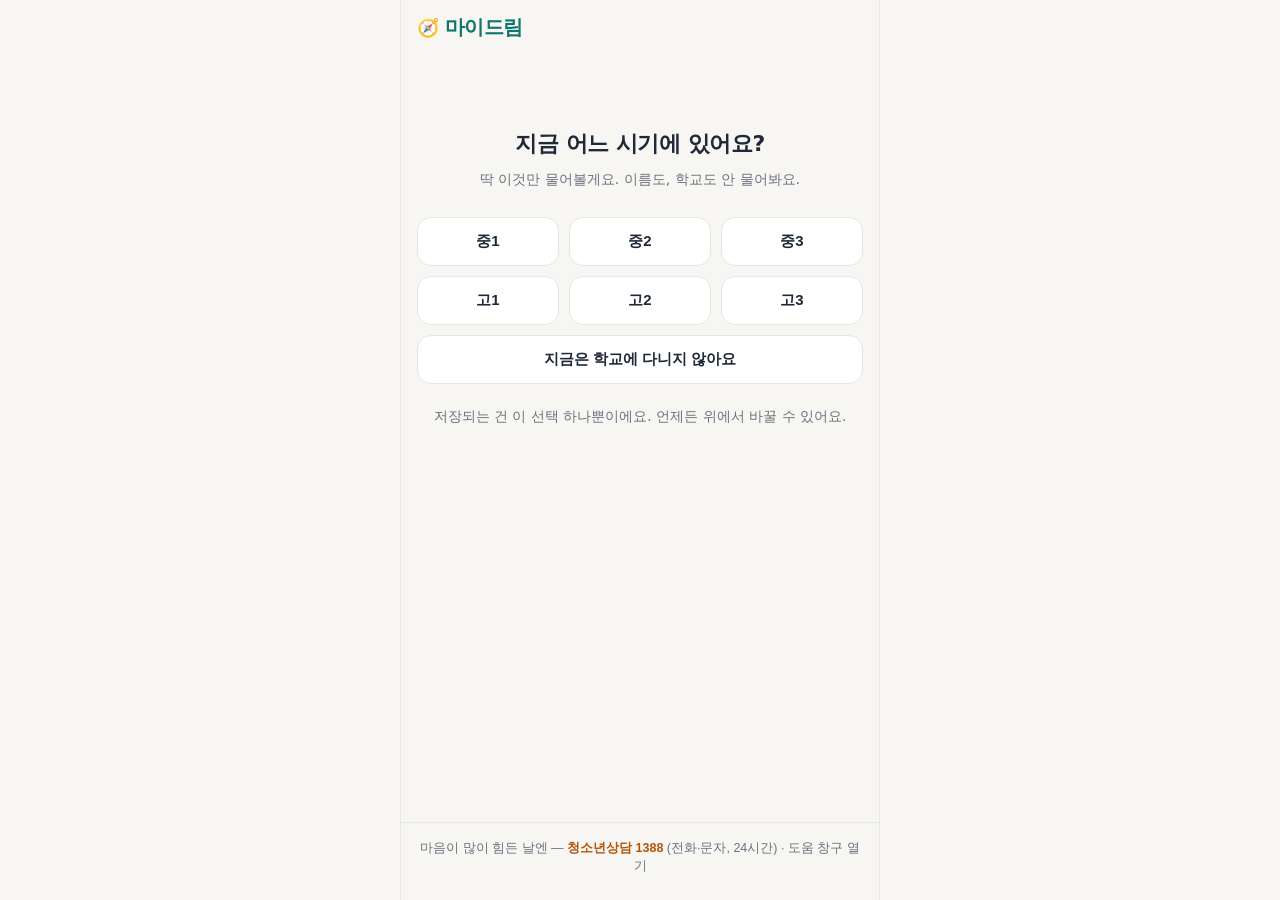
<file: index.html>
﻿<!DOCTYPE html>
<html lang="ko">
<head>
  <meta charset="UTF-8" />
  <meta name="viewport" content="width=device-width, initial-scale=1.0" />
  <title>마이드림 — 지도와 나침반</title>
  <link rel="stylesheet" href="css/style.css?v=31" />
</head>
<body>
  <div id="app" class="app">
    <header class="topbar">
      <button id="brandBtn" class="brand" type="button" aria-label="홈으로">
        <span class="brand-mark">🧭</span> 마이드림
      </button>
      <button id="gradeBtn" class="grade-pill" type="button" aria-label="시기 바꾸기"></button>
    </header>
    <main id="screen" class="screen" aria-live="polite"></main>
    <footer class="care-footer">
      <button id="helpFooterBtn" class="care-footer-btn" type="button">
        마음이 많이 힘든 날엔 — <strong>청소년상담 1388</strong> (전화·문자, 24시간) · 도움 창구 열기
      </button>
    </footer>
  </div>
  <script src="data/content.data.js?v=31"></script>
  <script src="data/modules.data.js?v=31"></script>
  <script src="data/care.data.js?v=31"></script>
  <script src="data/lens.data.js?v=31"></script>
  <script src="data/jobs.data.js?v=31"></script>
  <script src="data/explore.data.js?v=31"></script>
  <script src="data/quest.data.js?v=31"></script>
  <script src="data/shield.data.js?v=31"></script>
  <script src="data/parents.data.js?v=31"></script>
  <script src="data/dday.data.js?v=31"></script>
  <script src="data/jobdex.data.js?v=31"></script>
  <script src="data/paths.data.js?v=31"></script>
  <script src="data/guides.data.js?v=31"></script>
  <script src="data/hischool.data.js?v=31"></script>
  <script src="data/majors.data.js?v=31"></script>
  <script src="data/artprep.data.js?v=31"></script>
  <script src="data/altschools.data.js?v=31"></script>
  <script src="data/clergy.data.js?v=31"></script>
  <script src="data/jobdict.data.js?v=31"></script>
  <script src="data/careernet.data.js?v=31"></script>
  <script src="js/content.js?v=31"></script>
  <script src="js/compass.js?v=31"></script>
  <script src="js/reverse.js?v=31"></script>
  <script src="js/care.js?v=31"></script>
  <script src="js/lens.js?v=31"></script>
  <script src="js/quests.js?v=31"></script>
  <script src="js/shield.js?v=31"></script>
  <script src="js/signal.js?v=31"></script>
  <script src="js/portfolio.js?v=31"></script>
  <script src="js/api.js?v=31"></script>
  <script src="js/daily.js?v=31"></script>
  <script src="js/altschools.js?v=31"></script>
  <script src="js/clergy.js?v=31"></script>
  <script src="js/app.js?v=31"></script>
</body>
</html>
</file>
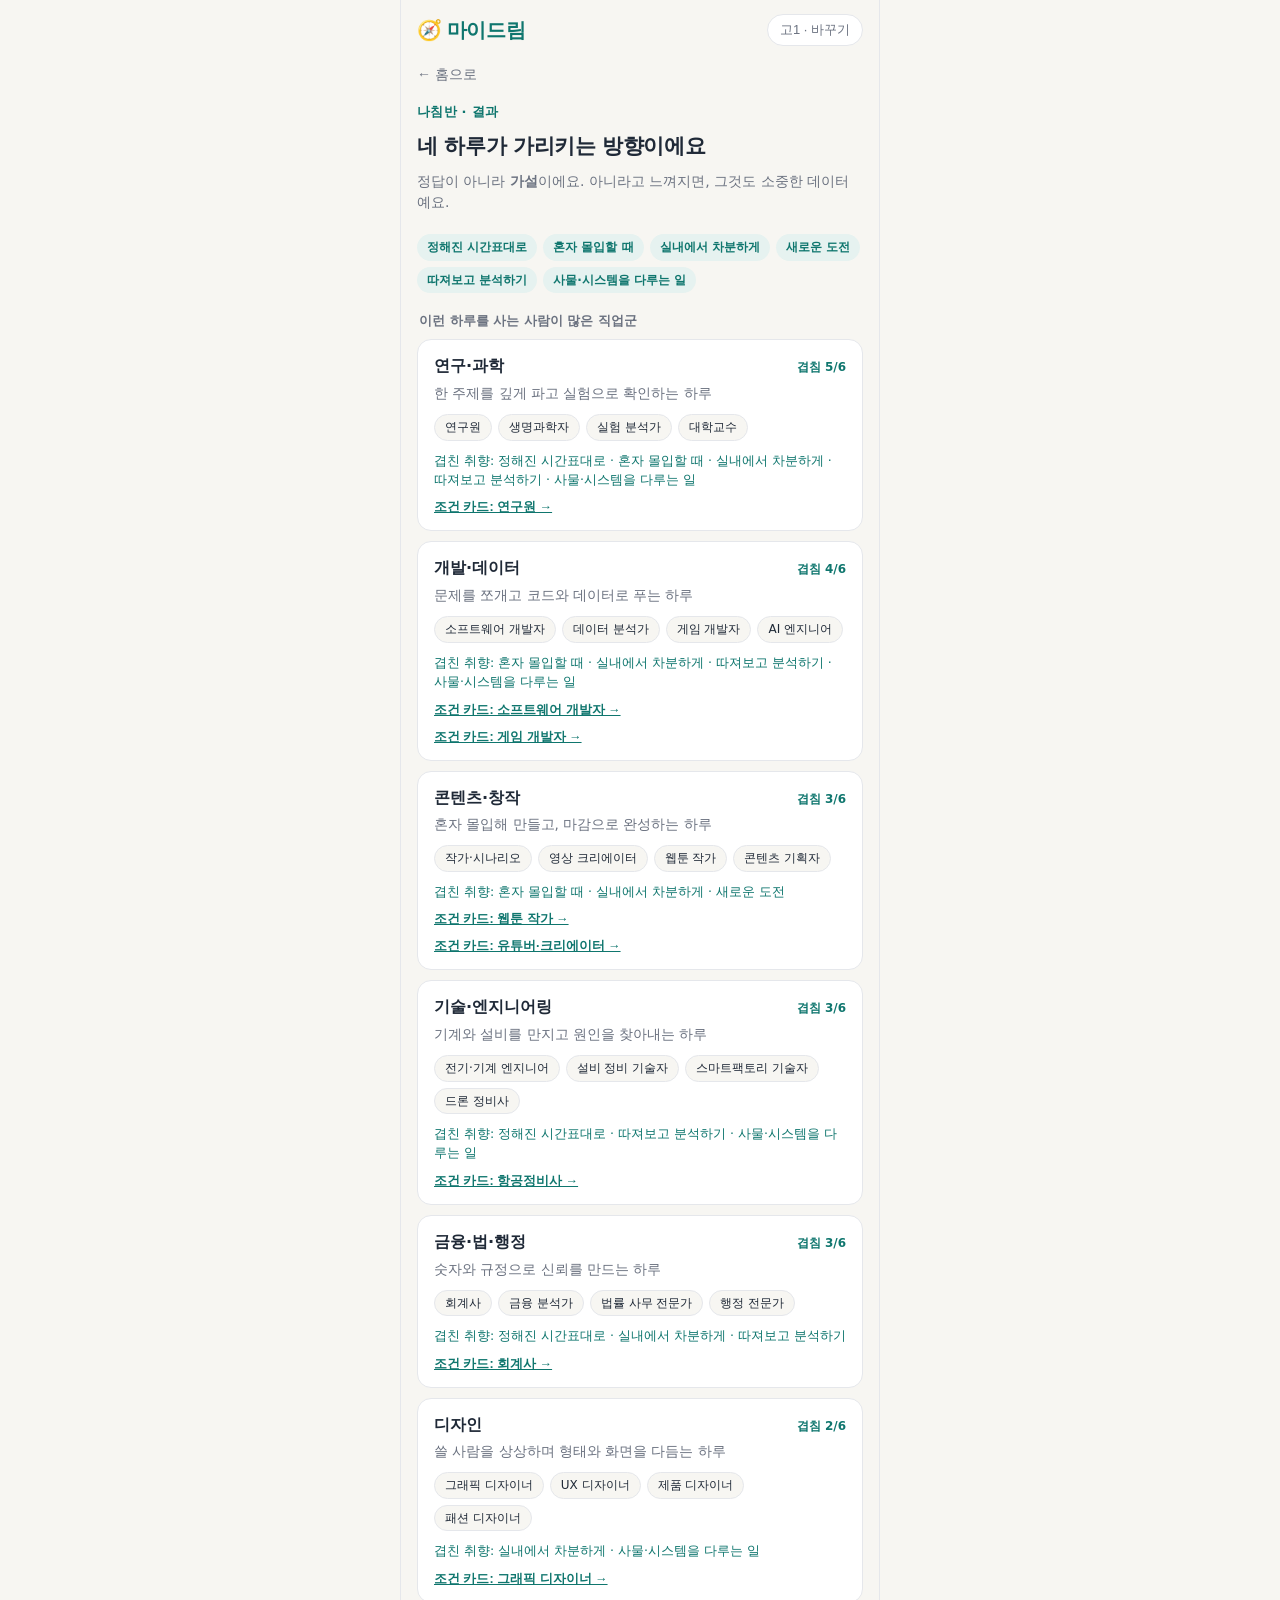
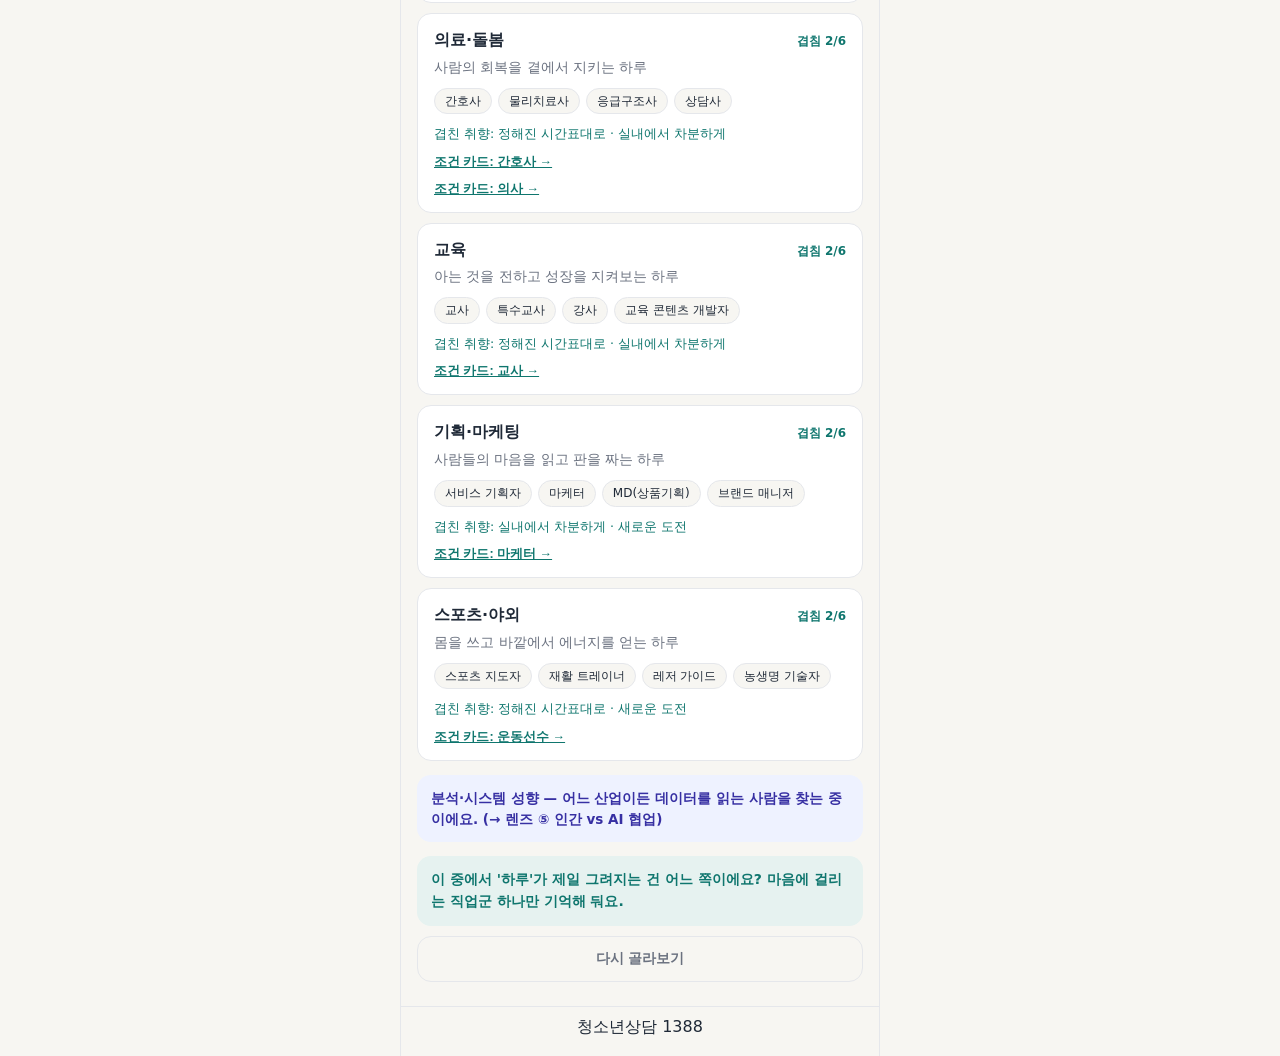
<file: tools/e2e.html>
<!DOCTYPE html>
<!-- 개발용 E2E 주행: 헤드리스 브라우저로 클릭 흐름 검증.
     ?flow=compass → 나침반 6축 완주 후 결과 화면 / ?flow=reverse → 물리학·정보 선택 후 계열 결과 -->
<html lang="ko">
<head>
  <meta charset="UTF-8" />
  <meta name="viewport" content="width=device-width, initial-scale=1.0" />
  <title>e2e</title>
  <link rel="stylesheet" href="../css/style.css" />
  <script>
    const FLOW = new URLSearchParams(location.search).get("flow") || "compass";
    localStorage.clear();
    localStorage.setItem("mapsi.grade", "고1");
    if (FLOW === "portfolio") {
      localStorage.setItem("mapsi.quests", JSON.stringify({ b1: { date: "2026-07-20", note: "배달비 절반이 어디로 가는지 알게 됨" }, c1: { date: "2026-07-21", note: "" } }));
      localStorage.setItem("mapsi.journal", JSON.stringify([{ date: "2026-07-22", text: "영상 편집할 때 두 시간이 금방 갔다" }]));
      localStorage.setItem("mapsi.lens.answers", JSON.stringify({ attention: "내 관심은 게임에 제일 많이 쓰인다" }));
    }
    if (FLOW === "signal") {
      // 누적 신호 사전 주입: 나침반(콘텐츠·창작 성향) + 역방향(국어·미술) + 저널 2건
      localStorage.setItem("mapsi.compass", JSON.stringify({ picks: { rhythm: "R", social: "L", space: "L", risk: "R", mode: "L", object: null }, date: "2026-07-20" }));
      localStorage.setItem("mapsi.reverse", JSON.stringify({ subjects: ["kor", "artv"], date: "2026-07-21" }));
      localStorage.setItem("mapsi.journal", JSON.stringify([
        { date: "2026-07-22", text: "웹툰 콘티 따라 그릴 때 두 시간이 금방 갔다" },
        { date: "2026-07-23", text: "친구 영상 편집 도와줄 때 재밌었다" },
      ]));
    }
    location.hash = { reverse: "#reverse", compass: "#compass", crisis: "#home", search: "#home", journal: "#journal", quest: "#quests", signal: "#signal", shield: "#shield", portfolio: "#portfolio", parents: "#parents", guide: "#q/E7", altmiss: "#altschools", jobsearch: "#home" }[FLOW] || "#home";
  </script>
</head>
<body>
  <div id="app" class="app">
    <header class="topbar">
      <button id="brandBtn" class="brand" type="button">🧭 마이드림</button>
      <button id="gradeBtn" class="grade-pill" type="button"></button>
    </header>
    <main id="screen" class="screen"></main>
    <footer class="care-footer">청소년상담 1388</footer>
  </div>
  <script src="../data/content.data.js"></script>
  <script src="../data/modules.data.js"></script>
  <script src="../data/care.data.js"></script>
  <script src="../data/lens.data.js"></script>
  <script src="../data/jobs.data.js"></script>
  <script src="../data/explore.data.js"></script>
  <script src="../data/quest.data.js"></script>
  <script src="../data/shield.data.js"></script>
  <script src="../data/parents.data.js"></script>
  <script src="../data/dday.data.js"></script>
  <script src="../data/jobdex.data.js"></script>
  <script src="../data/paths.data.js"></script>
  <script src="../data/guides.data.js"></script>
  <script src="../data/hischool.data.js"></script>
  <script src="../data/majors.data.js"></script>
  <script src="../data/artprep.data.js"></script>
  <script src="../data/altschools.data.js"></script>
  <script src="../data/clergy.data.js"></script>
  <script src="../data/jobdict.data.js"></script>
  <script src="../data/careernet.data.js"></script>
  <script src="../js/content.js"></script>
  <script src="../js/compass.js"></script>
  <script src="../js/reverse.js"></script>
  <script src="../js/care.js"></script>
  <script src="../js/lens.js"></script>
  <script src="../js/quests.js"></script>
  <script src="../js/shield.js"></script>
  <script src="../js/signal.js"></script>
  <script src="../js/portfolio.js"></script>
  <script src="../js/api.js"></script>
  <script src="../js/daily.js"></script>
  <script src="../js/altschools.js"></script>
  <script src="../js/clergy.js"></script>
  <script src="../js/app.js"></script>
  <script>
    const click = (sel) => { const el = document.querySelector(sel); if (el) el.click(); return !!el; };
    setTimeout(() => {
      if (FLOW === "compass") {
        click("#startBtn");
        // 6축: 개발·데이터 성향으로 좌/우 교차 선택 (혼자·실내·분석·사물)
        const sides = ["L", "L", "L", "R", "R", "R"];
        let i = 0;
        const timer = setInterval(() => {
          const btns = document.querySelectorAll(".opt-btn");
          if (btns.length === 2 && i < 6) { btns[sides[i] === "L" ? 0 : 1].click(); i++; }
          else clearInterval(timer);
        }, 60);
      } else if (FLOW === "reverse") {
        click('[data-sub="phys"]');
        click('[data-sub="info"]');
        setTimeout(() => click("#mapBtn"), 80);
      } else if (FLOW === "crisis" || FLOW === "search" || FLOW === "jobsearch") {
        // 학년 주입이 고1이므로 search는 고1에 해당하는 질문어, jobsearch는 직업명으로 2층 구조를 검사
        const input = document.querySelector("#searchInput");
        input.value = FLOW === "crisis" ? "사라지고 싶어요" : FLOW === "jobsearch" ? "간호사" : "선택과목 어떻게 골라요";
        document.querySelector("#searchForm").dispatchEvent(new Event("submit", { cancelable: true }));
      } else if (FLOW === "journal") {
        click('[data-mood="heavy"]');
        setTimeout(() => {
          document.querySelector("#journalInput").value = "노래 만드는 영상 볼 때 시간 순삭";
          document.querySelector("#journalForm").dispatchEvent(new Event("submit", { cancelable: true }));
        }, 120);
      } else if (FLOW === "quest") {
        click('[data-doing="b1"]');
        setTimeout(() => {
          document.querySelector("#qnote-b1").value = "배달비의 반이 플랫폼 몫인 줄 몰랐다";
          document.querySelector("#qform-b1").dispatchEvent(new Event("submit", { cancelable: true }));
        }, 120);
      } else if (FLOW === "portfolio") {
        // 기록 3개 선택 → 초안 생성
        const picks = document.querySelectorAll("[data-pick]");
        if (picks[0]) picks[0].click();
        setTimeout(() => { const p = document.querySelectorAll("[data-pick]"); if (p[1]) p[1].click(); }, 100);
        setTimeout(() => { const p = document.querySelectorAll("[data-pick]"); if (p[2]) p[2].click(); }, 200);
      } else if (FLOW === "parents") {
        click('[data-worry="stability"]');
      } else if (FLOW === "guide") {
        click("#l3Btn"); // 답변(E7)의 L3 버튼 → 가이드 카드로 전환되는지
      } else if (FLOW === "altmiss") {
        // 목록에 없는 기관명 검색 → '확인되지 않은 시설' 안내 화면
        document.querySelector("#altSearchInput").value = "무명배움터";
        document.querySelector("#altSearchForm").dispatchEvent(new Event("submit", { cancelable: true }));
      }
    }, 150);
  </script>
</body>
</html>
</file>
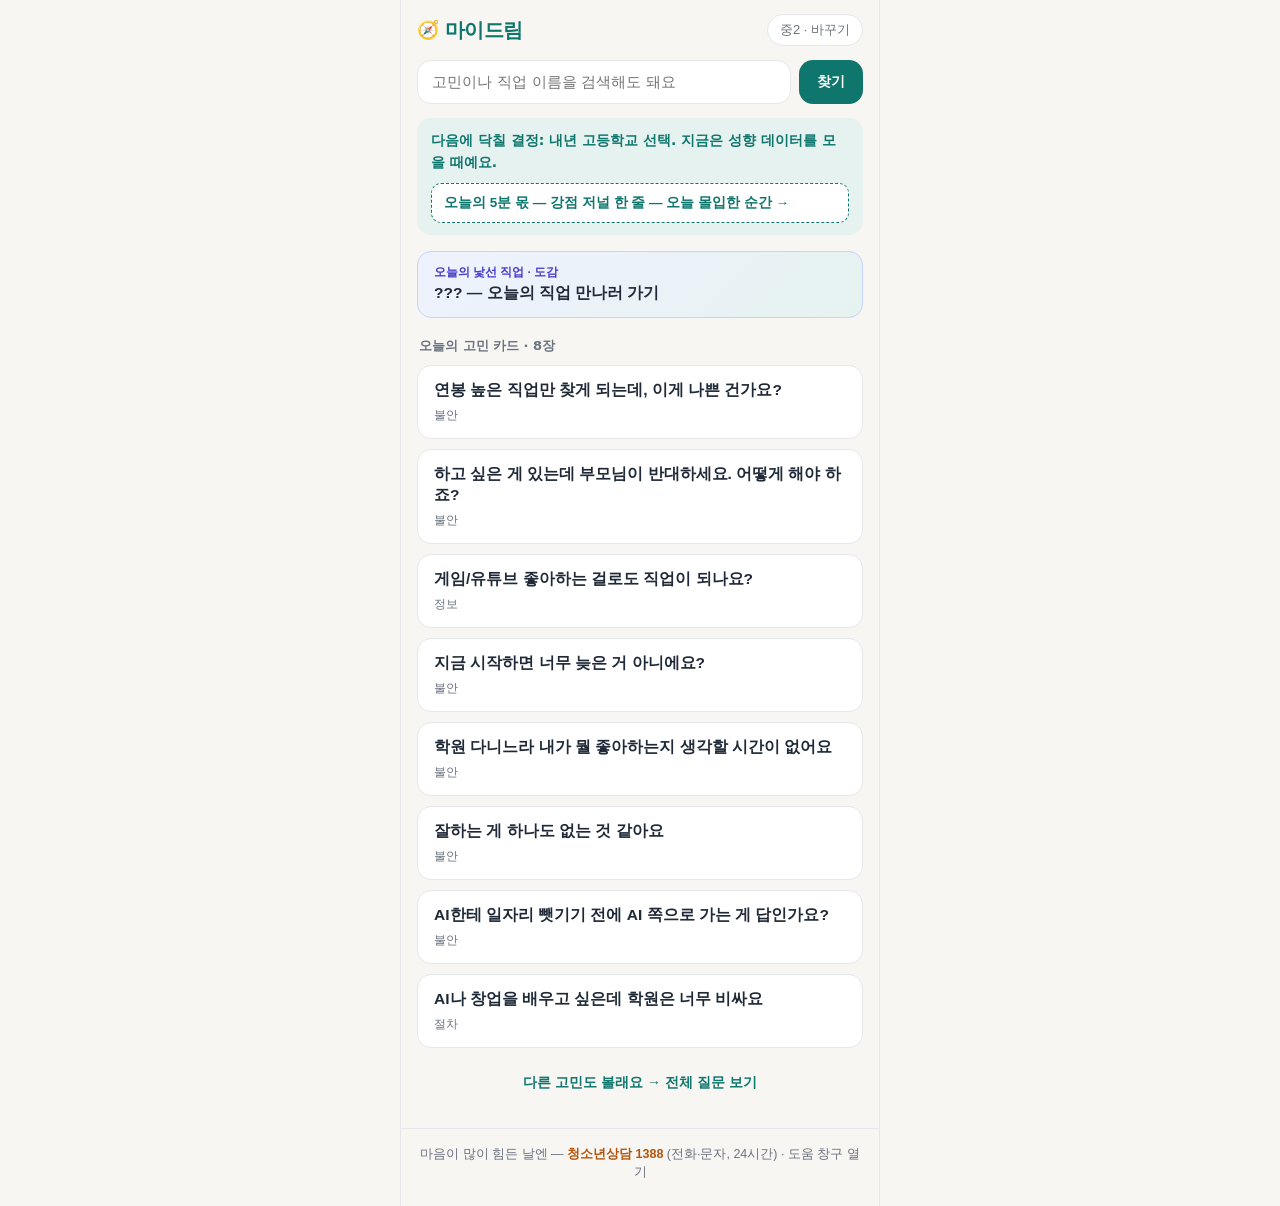
<file: tools/preview.html>
<!DOCTYPE html>
<!-- 개발용: 학년을 지정해 화면을 바로 열기. 예) tools/preview.html?grade=중2&to=home -->
<html lang="ko"><head><meta charset="UTF-8"><title>preview</title></head>
<body><script>
  const p = new URLSearchParams(location.search);
  localStorage.setItem("mapsi.grade", p.get("grade") || "중2");
  // 상대 경로: 로컬(루트)과 GitHub Pages(하위 경로) 모두에서 동작
  location.replace("../index.html#" + (p.get("to") || "home"));
</script></body></html>
</file>
<file: css/style.css>
/* 맵시 — 모바일 우선. 원칙: 랭킹·무한피드 없음, 짧은 세션, 차분한 톤 */
:root {
  --ink: #1f2937;
  --ink-soft: #6b7280;
  --bg: #f7f6f2;
  --card: #ffffff;
  --brand: #0f766e;
  --brand-soft: #e6f2f0;
  --accent: #b45309;
  --line: #e5e7eb;
  --chip1: #1d4ed8; /* ① 국가통계 */
  --chip2: #0f766e; /* ② 공공기관 */
  --chip3: #7c3aed; /* ③ 연구·이론 */
  --chip4: #b45309; /* ④ 현장·개인 */
  --radius: 14px;
}
* { box-sizing: border-box; margin: 0; padding: 0; }
[hidden] { display: none !important; }
html { -webkit-text-size-adjust: 100%; }
body {
  font-family: "Pretendard", "Apple SD Gothic Neo", "Malgun Gothic", system-ui, sans-serif;
  background: var(--bg);
  color: var(--ink);
  line-height: 1.55;
}
.app { max-width: 480px; margin: 0 auto; min-height: 100dvh; display: flex; flex-direction: column; }

.topbar {
  display: flex; align-items: center; justify-content: space-between;
  padding: 14px 16px 10px;
}
.brand {
  border: 0; background: none; font-size: 20px; font-weight: 800; color: var(--brand);
  display: flex; align-items: center; gap: 6px; cursor: pointer; letter-spacing: -0.02em;
}
.brand-mark { font-size: 18px; }
.grade-pill {
  border: 1px solid var(--line); background: var(--card); color: var(--ink-soft);
  border-radius: 999px; padding: 6px 12px; font-size: 13px; cursor: pointer;
}
.grade-pill:empty { display: none; }

.screen { flex: 1; padding: 4px 16px 24px; }

/* 시기 내비게이션 한 줄 */
.period-nav {
  background: var(--brand-soft); color: var(--brand);
  border-radius: var(--radius); padding: 12px 14px; font-size: 14px; font-weight: 600;
  margin-bottom: 16px;
}

.section-label { font-size: 13px; color: var(--ink-soft); margin: 18px 2px 8px; font-weight: 600; }

/* 질문 카드 */
.qcard {
  display: block; width: 100%; text-align: left; cursor: pointer;
  background: var(--card); border: 1px solid var(--line); border-radius: var(--radius);
  padding: 14px 16px; margin-bottom: 10px; font-size: 15.5px; font-weight: 600; color: var(--ink);
  transition: transform 0.06s ease;
}
.qcard:active { transform: scale(0.985); }
.qcard .qmeta { display: block; margin-top: 6px; font-size: 12px; font-weight: 500; color: var(--ink-soft); }

.browse-link {
  display: block; text-align: center; margin-top: 14px; padding: 12px;
  color: var(--brand); font-weight: 700; font-size: 14px; background: none; border: 0; cursor: pointer; width: 100%;
}

/* 온보딩 */
.onboard { padding-top: 8vh; text-align: center; }
.onboard h1 { font-size: 22px; letter-spacing: -0.02em; margin-bottom: 8px; }
.onboard p { color: var(--ink-soft); font-size: 14px; margin-bottom: 26px; }
.grade-grid { display: grid; grid-template-columns: repeat(3, 1fr); gap: 10px; }
.grade-grid .wide { grid-column: 1 / -1; }
.grade-choice {
  padding: 14px 8px; border-radius: var(--radius); border: 1px solid var(--line);
  background: var(--card); font-size: 15px; font-weight: 700; color: var(--ink); cursor: pointer;
}
.grade-choice:active { background: var(--brand-soft); }
.privacy-note { margin-top: 22px; font-size: 12px; color: var(--ink-soft); }

/* 답변 화면 */
.answer-back { background: none; border: 0; color: var(--ink-soft); font-size: 14px; cursor: pointer; padding: 6px 0 14px; }
.answer-q { font-size: 17px; font-weight: 700; color: var(--ink-soft); margin-bottom: 14px; }
.answer-l1 {
  background: var(--card); border: 1px solid var(--line); border-radius: var(--radius); padding: 18px 16px;
}
.answer-l1 .headline { font-size: 19px; font-weight: 800; letter-spacing: -0.02em; margin-bottom: 10px; }
.answer-l1 .body { font-size: 15px; }
.chips { margin-top: 12px; display: flex; flex-wrap: wrap; gap: 6px; }
.chip {
  font-size: 11.5px; font-weight: 700; border-radius: 999px; padding: 3px 10px; color: #fff;
}
.chip.g1 { background: var(--chip1); }
.chip.g2 { background: var(--chip2); }
.chip.g3 { background: var(--chip3); }
.chip.g4 { background: var(--chip4); }
.chip.g0 { background: var(--ink-soft); }

.answer-l2 {
  margin-top: 14px; background: #fffbeb; border: 1px solid #fde68a; border-radius: var(--radius); padding: 16px;
}
.answer-l2 .l2-title { font-size: 13px; font-weight: 800; color: var(--accent); margin-bottom: 8px; }
.answer-l2 .body { font-size: 15px; }

.answer-l3 { margin-top: 18px; }
.l3-btn {
  width: 100%; padding: 15px; border: 0; border-radius: var(--radius); cursor: pointer;
  background: var(--brand); color: #fff; font-size: 15.5px; font-weight: 700;
}
.l3-note {
  margin-top: 10px; padding: 12px 14px; border-radius: var(--radius);
  background: var(--brand-soft); color: var(--brand); font-size: 13.5px; display: none;
}
.l3-note.show { display: block; }

/* 전체 열람 */
.group-block { margin-bottom: 8px; }
.group-title {
  width: 100%; text-align: left; background: none; border: 0; cursor: pointer;
  font-size: 15px; font-weight: 800; padding: 12px 2px; color: var(--ink);
  display: flex; justify-content: space-between; align-items: center;
}
.group-title .count { font-size: 12px; color: var(--ink-soft); font-weight: 600; }
.group-body { display: none; }
.group-body.open { display: block; }

/* 도구 공통 (나침반·역방향) */
.tool-intro { padding-top: 6vh; text-align: center; }
.tool-kicker { font-size: 13px; font-weight: 800; color: var(--brand); margin: 4px 0 8px; letter-spacing: 0.02em; }
.tool-intro h1, .result-title { font-size: 21px; letter-spacing: -0.02em; margin-bottom: 8px; }
.tool-intro p, .result-sub { color: var(--ink-soft); font-size: 14px; margin-bottom: 20px; }
.ghost-btn {
  width: 100%; margin-top: 10px; padding: 13px; border-radius: var(--radius); cursor: pointer;
  background: none; border: 1px solid var(--line); color: var(--ink-soft); font-size: 14px; font-weight: 600;
}

/* 나침반 축 화면 */
.progress-dots { display: flex; gap: 6px; justify-content: center; padding: 10px 0 18px; }
.dot { width: 8px; height: 8px; border-radius: 50%; background: var(--line); }
.dot.done { background: var(--brand); opacity: 0.45; }
.dot.now { background: var(--brand); }
.axis-card { padding-top: 4vh; text-align: center; }
.axis-q { font-size: 19px; font-weight: 800; letter-spacing: -0.02em; margin-bottom: 24px; }
.opt-btn {
  display: block; width: 100%; padding: 20px 16px; margin-bottom: 4px; cursor: pointer;
  background: var(--card); border: 1px solid var(--line); border-radius: var(--radius);
  font-size: 16.5px; font-weight: 700; color: var(--ink);
}
.opt-btn:active { background: var(--brand-soft); border-color: var(--brand); }
.axis-vs { font-size: 12px; color: var(--ink-soft); margin: 6px 0; }
.skip-btn { background: none; border: 0; color: var(--ink-soft); font-size: 13px; margin-top: 18px; cursor: pointer; text-decoration: underline; }

/* 결과 카드 */
.pick-summary { display: flex; flex-wrap: wrap; gap: 6px; margin-bottom: 6px; }
.pick-tag { font-size: 12px; font-weight: 700; color: var(--brand); background: var(--brand-soft); border-radius: 999px; padding: 4px 10px; }
.cluster-card {
  background: var(--card); border: 1px solid var(--line); border-radius: var(--radius);
  padding: 14px 16px; margin-bottom: 10px;
}
.cluster-head { display: flex; justify-content: space-between; align-items: baseline; }
.cluster-name { font-size: 16px; font-weight: 800; }
.cluster-match { font-size: 12px; font-weight: 700; color: var(--brand); }
.cluster-day { font-size: 13.5px; color: var(--ink-soft); margin-top: 4px; }
.cluster-jobs { display: flex; flex-wrap: wrap; gap: 6px; margin-top: 10px; }
.job-tag { font-size: 12px; background: var(--bg); border: 1px solid var(--line); border-radius: 999px; padding: 3px 10px; color: var(--ink); }
.cluster-why { font-size: 12.5px; color: var(--brand); margin-top: 10px; }
.lens-line {
  margin-top: 14px; padding: 13px 14px; border-radius: var(--radius);
  background: #eef2ff; color: #3730a3; font-size: 13.5px; font-weight: 600;
}
.open-question {
  margin-top: 14px; padding: 13px 14px; border-radius: var(--radius);
  background: var(--brand-soft); color: var(--brand); font-size: 14px; font-weight: 600;
}

/* 역방향 과목 선택 */
.subject-grid { display: flex; flex-wrap: wrap; gap: 8px; margin: 6px 0 18px; }
.subject-chip {
  padding: 9px 14px; border-radius: 999px; border: 1px solid var(--line); background: var(--card);
  font-size: 14px; font-weight: 600; color: var(--ink); cursor: pointer;
}
.subject-chip.on { background: var(--brand); border-color: var(--brand); color: #fff; }
.stem-note { margin-top: 10px; font-size: 12.5px; color: var(--accent); background: #fffbeb; border-radius: 10px; padding: 9px 11px; }
.inline-link { background: none; border: 0; color: var(--accent); font-weight: 700; text-decoration: underline; cursor: pointer; font-size: 12.5px; padding: 0; }

.care-footer {
  padding: 8px 10px 16px; text-align: center; border-top: 1px solid var(--line);
}
.care-footer-btn {
  background: none; border: 0; cursor: pointer; width: 100%;
  font-size: 12.5px; color: var(--ink-soft); line-height: 1.5; padding: 8px;
}
.care-footer strong { color: var(--accent); }

/* D-day 내비게이션 */
.dday-line { display: flex; align-items: center; gap: 8px; font-size: 14px; font-weight: 700; }
.dday-badge {
  background: var(--brand); color: #fff; border-radius: 8px; padding: 3px 9px;
  font-size: 13px; font-weight: 800; flex-shrink: 0;
}
.dday-note { font-size: 12px; font-weight: 500; color: var(--ink-soft); margin-top: 6px; }
.dday-task {
  display: block; width: 100%; text-align: left; cursor: pointer; margin-top: 10px;
  background: var(--card); border: 1px dashed var(--brand); border-radius: 10px;
  padding: 10px 12px; font-size: 13.5px; font-weight: 700; color: var(--brand);
}

/* 경로 지도 */
.paths-note { font-size: 13px; color: var(--ink-soft); margin: -2px 2px 10px; }

/* 직업 도감 */
.dex-today { border-color: var(--brand); }
.dex-met { cursor: default; }
.dex-unmet { cursor: default; color: var(--line); border-style: dashed; background: none; }

/* 렌즈: 홈 티저 */
.lens-teaser {
  display: block; width: 100%; text-align: left; cursor: pointer; margin-bottom: 14px;
  background: linear-gradient(135deg, #eef2ff, #e6f2f0); border: 1px solid #c7d2fe;
  border-radius: var(--radius); padding: 13px 16px;
}
.lens-teaser-kicker { display: block; font-size: 11.5px; font-weight: 800; color: #4338ca; margin-bottom: 3px; }
.lens-teaser-title { display: block; font-size: 15.5px; font-weight: 700; color: var(--ink); }

/* 렌즈: 카드 상세 (5단 구조) */
.lens-today { border-color: #818cf8; }
.lens-hook { font-size: 16px; font-weight: 700; margin: 4px 0 14px; }
.lens-structure {
  background: var(--card); border: 1px solid var(--line); border-radius: var(--radius); padding: 14px 16px;
}
.flow-row { display: flex; flex-wrap: wrap; align-items: center; gap: 6px; margin-bottom: 8px; }
.flow-name { font-size: 11.5px; font-weight: 800; color: var(--ink-soft); flex-basis: 100%; }
.flow-steps { display: flex; flex-wrap: wrap; align-items: center; gap: 5px; }
.flow-step {
  font-size: 12.5px; font-weight: 700; background: var(--brand-soft); color: var(--brand);
  border-radius: 8px; padding: 5px 9px;
}
.flow-sep { color: var(--ink-soft); font-size: 12px; }
.lens-structure-text { font-size: 14.5px; margin-top: 8px; }
.lens-counter {
  margin-top: 12px; background: #fffbeb; border: 1px solid #fde68a; border-radius: var(--radius);
  padding: 13px 15px; font-size: 14px;
}
.lens-career { margin-top: 12px; padding: 13px 15px; background: var(--card); border: 1px solid var(--line); border-radius: var(--radius); font-size: 14px; }
.lens-career-label { display: block; font-size: 12px; font-weight: 800; color: var(--brand); margin-bottom: 4px; }
.lens-answer-form { display: flex; gap: 8px; margin-top: 12px; }
.structure-line { font-size: 13.5px; color: var(--ink-soft); margin-top: 6px; }
.lens-ref { color: #4338ca; font-weight: 700; font-size: 12.5px; white-space: nowrap; }

/* 조건 카드 (모듈 B) */
.job-path { font-size: 14px; margin-top: 6px; }
.job-path.soft { color: var(--ink-soft); font-size: 13.5px; }
.job-alt-label { font-size: 12px; font-weight: 800; color: var(--brand); margin-top: 12px; }
.job-inline { display: block; margin-top: 10px; color: var(--brand); }

/* 퀘스트 */
.quest-done { border-color: var(--brand); background: #f4faf9; }
.quest-form { margin-top: 10px; }

/* 저널·체크인 */
.mood-row { display: flex; gap: 6px; margin: 8px 0 4px; }
.mood-btn {
  flex: 1; display: flex; flex-direction: column; align-items: center; gap: 4px; cursor: pointer;
  background: var(--card); border: 1px solid var(--line); border-radius: var(--radius); padding: 10px 2px;
}
.mood-btn.on { border-color: var(--brand); background: var(--brand-soft); }
.mood-e { font-size: 22px; }
.mood-label { font-size: 11px; color: var(--ink-soft); font-weight: 600; }
.care-block {
  margin-top: 14px; padding: 15px 16px; border-radius: var(--radius);
  background: var(--brand-soft); color: var(--ink); font-size: 14px; line-height: 1.7;
}
.care-block-actions { display: flex; gap: 8px; margin-top: 12px; }
.care-block-actions .ghost-btn { margin-top: 0; background: var(--card); }
.journal-entry {
  display: flex; align-items: baseline; gap: 10px; padding: 11px 4px;
  border-bottom: 1px solid var(--line); font-size: 14px;
}
.journal-date { flex-shrink: 0; font-size: 11.5px; color: var(--ink-soft); }
.journal-text { flex: 1; }
.journal-del { background: none; border: 0; color: var(--ink-soft); font-size: 16px; cursor: pointer; padding: 0 4px; }
.explore-open { display: inline-block; margin-top: 10px; }

/* 가이드 카드의 외부 링크 버튼 — ghost-btn과 같은 자리, 링크임을 색으로 구분 */
.guide-link {
  display: block; text-align: center; margin-top: 10px; padding: 13px; border-radius: var(--radius);
  background: var(--brand-soft); color: var(--brand); font-size: 14px; font-weight: 700; text-decoration: none;
}
/* 외부 포털 링크의 '수시 업데이트' 표시 — 앱 정보 기준일과 대비되는 최신성 안내 */
.fresh-tag { font-size: 10.5px; font-weight: 700; opacity: 0.65; vertical-align: 1px; white-space: nowrap; }

/* 대안학교 — 학력 인정 배지: 학교명보다 위, 색+텍스트 병기 (색만으로 구분 금지) */
.alt-badges { display: flex; gap: 6px; flex-wrap: wrap; margin-bottom: 8px; }
.alt-badge { font-size: 12px; font-weight: 800; padding: 4px 10px; border-radius: 999px; }
.alt-badge.ok { background: var(--brand-soft); color: var(--brand); }
.alt-badge.warn { background: #fbe9e7; color: #b3261e; }
.alt-badge.plain { background: none; color: var(--ink-soft); border: 1px solid var(--line); }
.alt-card { display: block; }

/* 첫 일자리 방패 */
.calc-row { display: flex; gap: 10px; margin-top: 12px; }
.calc-label { flex: 1; font-size: 12px; font-weight: 700; color: var(--ink-soft); }
.calc-input { width: 100%; margin-top: 4px; }
.calc-result { margin-top: 12px; padding: 12px 14px; background: var(--brand-soft); border-radius: var(--radius); }
.check-item {
  display: flex; align-items: flex-start; gap: 9px; padding: 9px 0;
  border-top: 1px solid var(--line); font-size: 14px; cursor: pointer;
}
.check-item input { margin-top: 3px; accent-color: var(--brand); width: 16px; height: 16px; flex-shrink: 0; }

/* 검색 */
.search-form { display: flex; gap: 8px; margin-bottom: 14px; }
.search-input {
  flex: 1; padding: 12px 14px; border-radius: var(--radius); border: 1px solid var(--line);
  background: var(--card); font-size: 15px; color: var(--ink); font-family: inherit;
}
.search-input:focus { outline: 2px solid var(--brand); border-color: var(--brand); }
.search-btn {
  padding: 0 18px; border-radius: var(--radius); border: 0; cursor: pointer;
  background: var(--brand); color: #fff; font-size: 14px; font-weight: 700;
}

/* 위기 안내 — 차분하고 크게, 판단 문구 없음 */
.care-now { padding-top: 5vh; text-align: center; }
.care-title { font-size: 21px; letter-spacing: -0.02em; margin-bottom: 20px; }
.care-primary {
  background: var(--card); border: 1.5px solid var(--brand); border-radius: var(--radius);
  padding: 20px 16px; text-align: center;
}
.care-name { font-size: 19px; font-weight: 800; }
.care-hours { font-size: 13px; color: var(--ink-soft); margin-top: 4px; }
.care-desc { font-size: 14.5px; margin: 12px 0 16px; }
.care-call {
  display: block; padding: 16px; border-radius: var(--radius); background: var(--brand);
  color: #fff; font-size: 17px; font-weight: 800; text-decoration: none; margin-bottom: 8px;
}
.care-sms, .care-chat {
  display: block; padding: 13px; border-radius: var(--radius); background: var(--brand-soft);
  color: var(--brand); font-size: 14.5px; font-weight: 700; text-decoration: none; margin-bottom: 8px;
}
.care-note { font-size: 13px; color: var(--ink-soft); margin: 16px 0 6px; }

/* 도움 창구 (안심 DB) */
.help-lines { margin-top: 10px; }
.help-line {
  display: flex; align-items: center; justify-content: space-between; gap: 10px;
  padding: 10px 0; border-top: 1px solid var(--line);
}
.help-info { display: flex; flex-direction: column; }
.help-name { font-size: 14.5px; font-weight: 700; }
.help-note { font-size: 12px; color: var(--ink-soft); margin-top: 2px; }
.help-call, .help-link {
  flex-shrink: 0; padding: 9px 14px; border-radius: 999px; background: var(--brand);
  color: #fff; font-size: 14px; font-weight: 800; text-decoration: none;
}
.help-link { background: var(--brand-soft); color: var(--brand); }

@media (min-width: 480px) {
  .app { border-left: 1px solid var(--line); border-right: 1px solid var(--line); }
}
</file>
